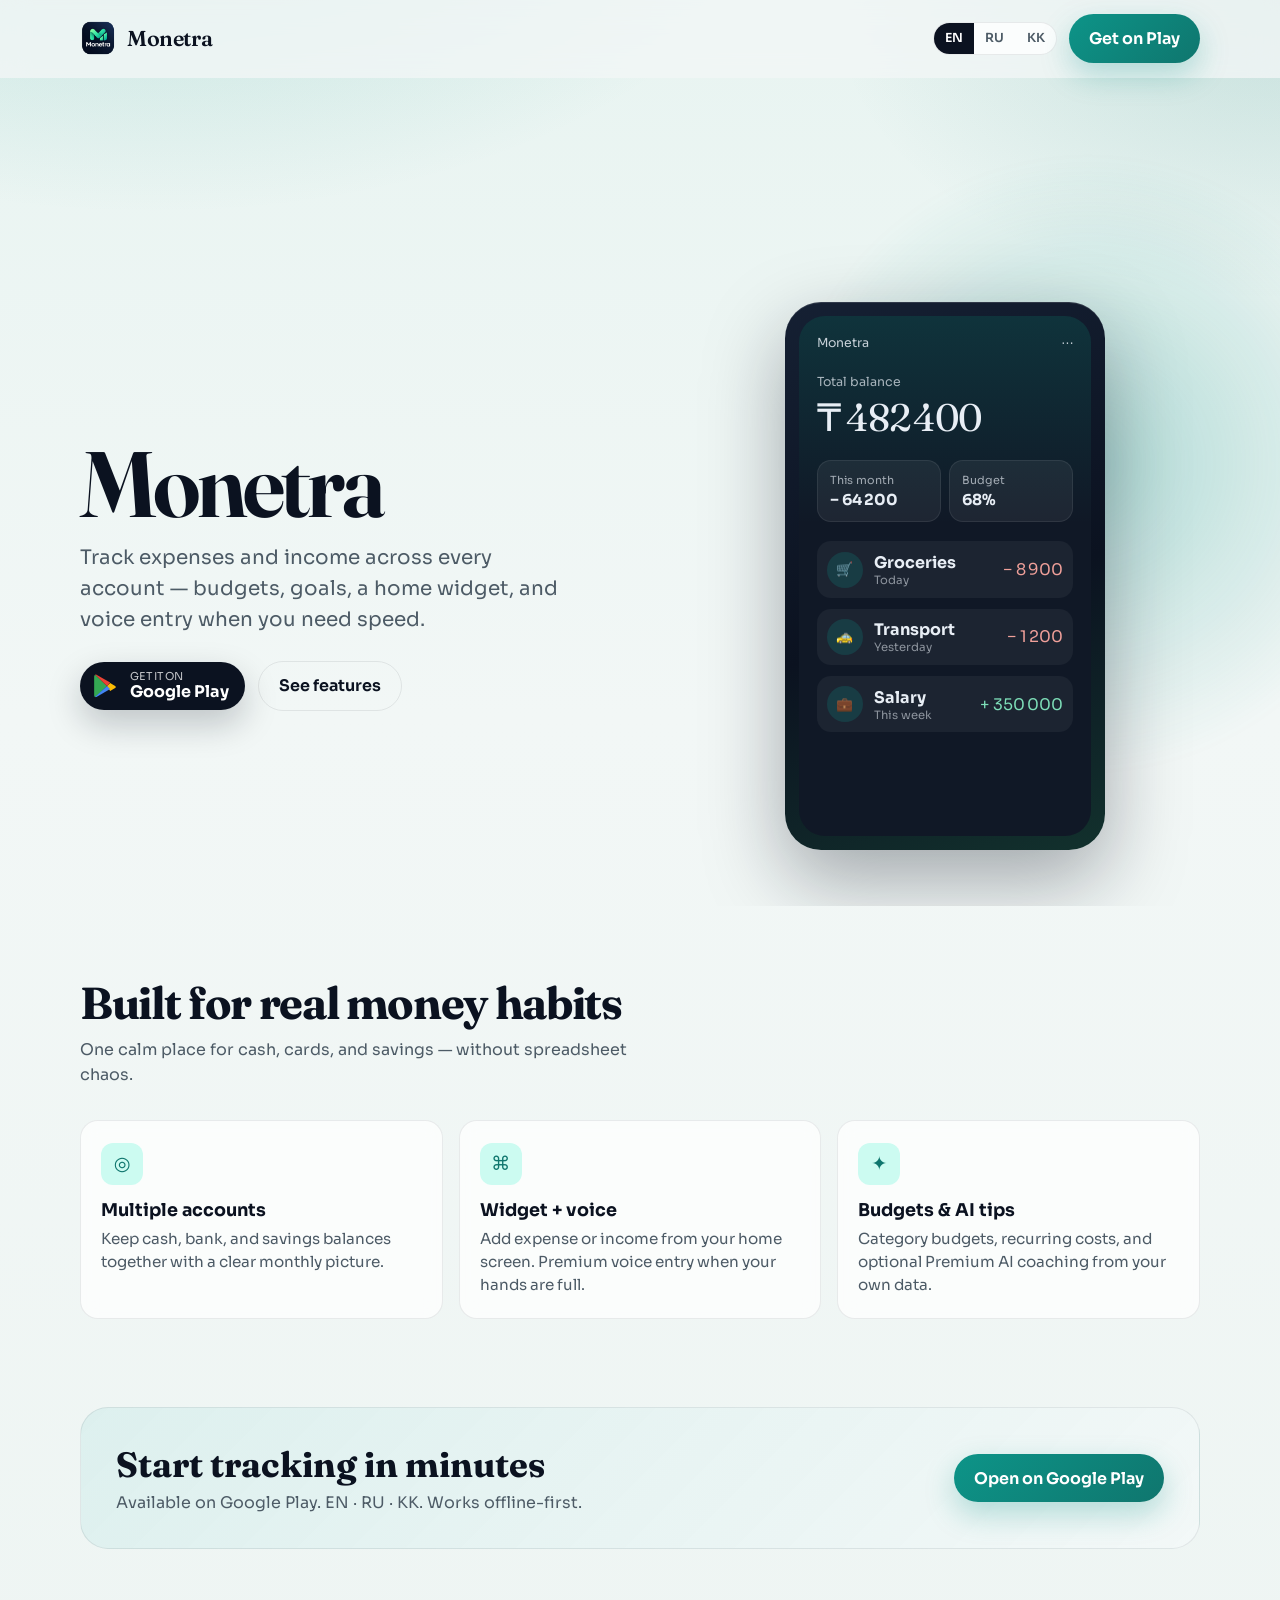
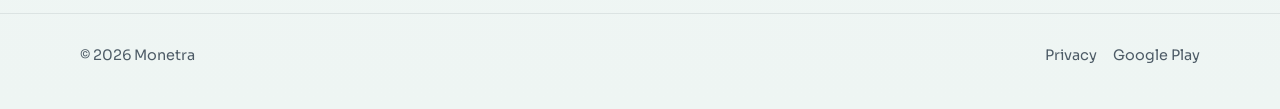
<file: index.html>
<!doctype html>
<html lang="en">
  <head>
    <meta charset="utf-8" />
    <meta name="viewport" content="width=device-width, initial-scale=1" />
    <title>Monetra — Your money. Your control.</title>
    <meta
      name="description"
      content="Monetra helps you track expenses, income, budgets and goals — with multi-account support, widgets, voice add, and optional Premium AI insights."
    />
    <meta property="og:title" content="Monetra — Your money. Your control." />
    <meta
      property="og:description"
      content="Track spending across accounts. Budgets, voice entry, home widget, and Premium AI coaching."
    />
    <meta property="og:type" content="website" />
    <link rel="icon" href="assets/icon.png" />
    <link rel="preconnect" href="https://fonts.googleapis.com" />
    <link rel="preconnect" href="https://fonts.gstatic.com" crossorigin />
    <link
      href="https://fonts.googleapis.com/css2?family=Fraunces:opsz,wght@9..144,500;9..144,650&family=Sora:wght@400;550;650&display=swap"
      rel="stylesheet"
    />
    <link rel="stylesheet" href="styles.css" />
  </head>
  <body>
    <header class="site-header" id="siteHeader">
      <div class="wrap nav">
        <a class="brand" href="./">
          <img src="assets/icon.png" alt="" width="36" height="36" />
          <span>Monetra</span>
        </a>
        <div class="nav-actions">
          <div class="lang" role="group" aria-label="Language">
            <button type="button" data-lang="en" aria-pressed="true">EN</button>
            <button type="button" data-lang="ru" aria-pressed="false">RU</button>
            <button type="button" data-lang="kk" aria-pressed="false">KK</button>
          </div>
          <a
            class="btn btn-primary"
            data-i18n="navCta"
            href="https://play.google.com/store/apps/details?id=com.monetra.monetra"
            target="_blank"
            rel="noopener"
            >Get on Play</a
          >
        </div>
      </div>
    </header>

    <main>
      <section class="hero">
        <div class="wrap hero-grid">
          <div class="hero-copy">
            <h1 class="hero-brand">Monetra</h1>
            <p class="hero-lead" data-i18n="heroLead">
              Track expenses and income across every account — budgets, goals,
              a home widget, and voice entry when you need speed.
            </p>
            <div class="cta-row">
              <a
                class="play-badge"
                href="https://play.google.com/store/apps/details?id=com.monetra.monetra"
                target="_blank"
                rel="noopener"
                aria-label="Get Monetra on Google Play"
              >
                <svg viewBox="0 0 24 24" aria-hidden="true">
                  <path
                    fill="#34A853"
                    d="M3.6 2.4 13.7 12 3.6 21.6c-.5-.3-.9-1-.9-1.7V4.1c0-.7.4-1.4.9-1.7z"
                  />
                  <path
                    fill="#FBBC04"
                    d="m13.7 12 2.7-2.6 4.3 2.5c.7.4.7 1.5 0 1.9l-4.3 2.5z"
                  />
                  <path
                    fill="#EA4335"
                    d="M13.7 12 3.6 2.4c.3-.2.7-.3 1.1-.1l11.7 6.8z"
                  />
                  <path
                    fill="#4285F4"
                    d="m13.7 12 2.7 2.6-11.7 6.8c-.4.2-.8.1-1.1-.1z"
                  />
                </svg>
                <span>
                  <small data-i18n="getItOn">GET IT ON</small>
                  <strong>Google Play</strong>
                </span>
              </a>
              <a class="btn btn-ghost" href="#features" data-i18n="seeFeatures"
                >See features</a
              >
            </div>
          </div>

          <div class="hero-visual" aria-hidden="true">
            <div class="phone">
              <div class="phone-screen">
                <div class="phone-top">
                  <span>Monetra</span>
                  <span>⋯</span>
                </div>
                <div class="balance-label" data-i18n="demoBalance">
                  Total balance
                </div>
                <div class="balance">₸ 482 400</div>
                <div class="chips">
                  <div class="chip">
                    <span data-i18n="demoMonth">This month</span>
                    <strong>− 64 200</strong>
                  </div>
                  <div class="chip">
                    <span data-i18n="demoBudget">Budget</span>
                    <strong>68%</strong>
                  </div>
                </div>
                <div class="rows">
                  <div class="row">
                    <div class="dot">🛒</div>
                    <div>
                      <strong data-i18n="demoGrocery">Groceries</strong>
                      <small data-i18n="demoToday">Today</small>
                    </div>
                    <div class="amount out">− 8 900</div>
                  </div>
                  <div class="row">
                    <div class="dot">🚕</div>
                    <div>
                      <strong data-i18n="demoTaxi">Transport</strong>
                      <small data-i18n="demoYday">Yesterday</small>
                    </div>
                    <div class="amount out">− 1 200</div>
                  </div>
                  <div class="row">
                    <div class="dot">💼</div>
                    <div>
                      <strong data-i18n="demoSalary">Salary</strong>
                      <small data-i18n="demoWeek">This week</small>
                    </div>
                    <div class="amount in">+ 350 000</div>
                  </div>
                </div>
              </div>
            </div>
          </div>
        </div>
      </section>

      <section class="section" id="features">
        <div class="wrap">
          <h2 data-i18n="featuresTitle">Built for real money habits</h2>
          <p class="sub" data-i18n="featuresSub">
            One calm place for cash, cards, and savings — without spreadsheet
            chaos.
          </p>
          <div class="feature-list">
            <article class="feature">
              <div class="mark">◎</div>
              <h3 data-i18n="f1Title">Multiple accounts</h3>
              <p data-i18n="f1Body">
                Keep cash, bank, and savings balances together with a clear
                monthly picture.
              </p>
            </article>
            <article class="feature">
              <div class="mark">⌘</div>
              <h3 data-i18n="f2Title">Widget + voice</h3>
              <p data-i18n="f2Body">
                Add expense or income from your home screen. Premium voice entry
                when your hands are full.
              </p>
            </article>
            <article class="feature">
              <div class="mark">✦</div>
              <h3 data-i18n="f3Title">Budgets & AI tips</h3>
              <p data-i18n="f3Body">
                Category budgets, recurring costs, and optional Premium AI
                coaching from your own data.
              </p>
            </article>
          </div>
        </div>
      </section>

      <section class="wrap">
        <div class="cta-band">
          <div>
            <h2 data-i18n="ctaTitle">Start tracking in minutes</h2>
            <p data-i18n="ctaBody">
              Available on Google Play. EN · RU · KK. Works offline-first.
            </p>
          </div>
          <a
            class="btn btn-primary"
            href="https://play.google.com/store/apps/details?id=com.monetra.monetra"
            target="_blank"
            rel="noopener"
            data-i18n="ctaButton"
            >Open on Google Play</a
          >
        </div>
      </section>
    </main>

    <footer class="site-footer">
      <div class="wrap footer-row">
        <div>© <span id="year"></span> Monetra</div>
        <div class="footer-links">
          <a href="privacy.html" data-i18n="privacy">Privacy</a>
          <a
            href="https://play.google.com/store/apps/details?id=com.monetra.monetra"
            target="_blank"
            rel="noopener"
            >Google Play</a
          >
        </div>
      </div>
    </footer>

    <script src="script.js"></script>
  </body>
</html>
</file>
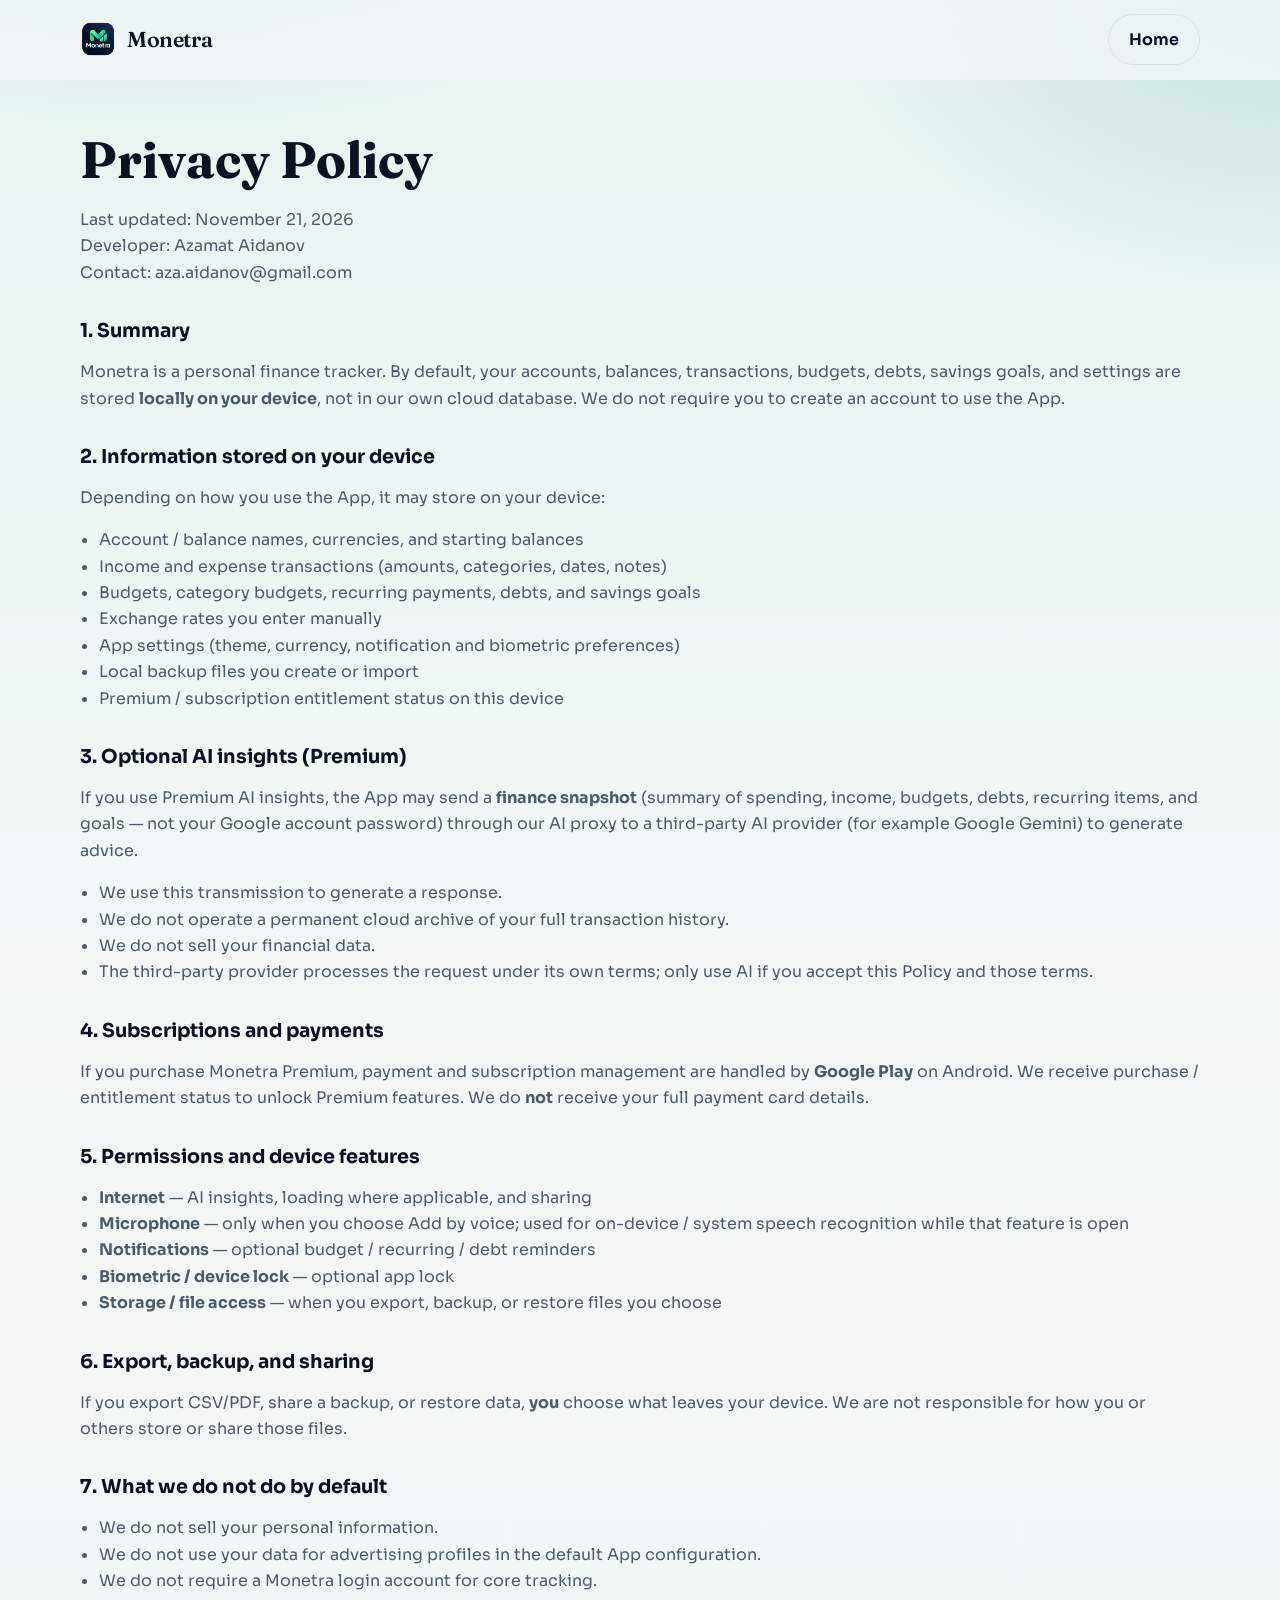
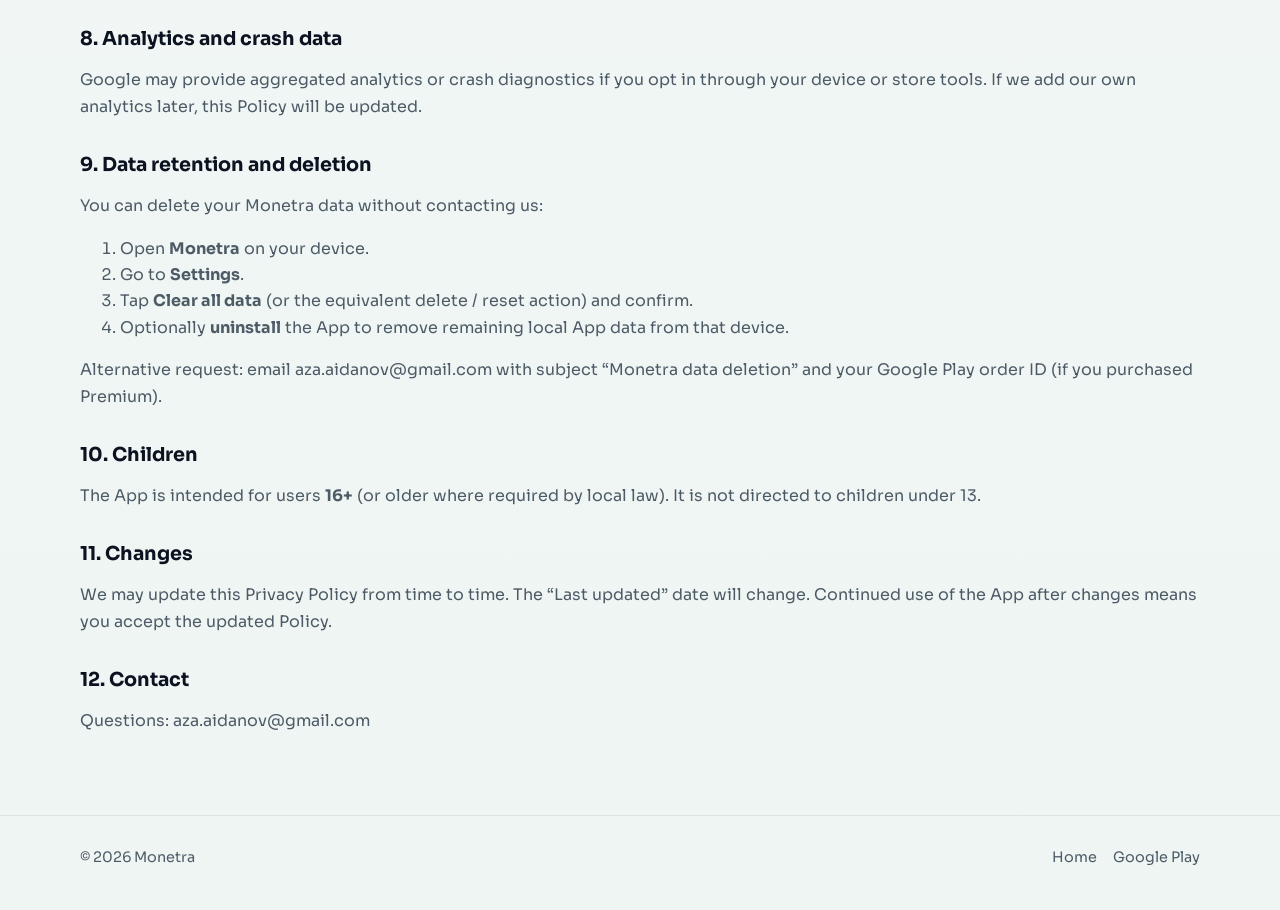
<file: privacy.html>
<!doctype html>
<html lang="en">
  <head>
    <meta charset="utf-8" />
    <meta name="viewport" content="width=device-width, initial-scale=1" />
    <title>Privacy Policy — Monetra</title>
    <meta
      name="description"
      content="Privacy Policy for Monetra, the personal finance tracker."
    />
    <link rel="icon" href="assets/icon.png" />
    <link rel="preconnect" href="https://fonts.googleapis.com" />
    <link rel="preconnect" href="https://fonts.gstatic.com" crossorigin />
    <link
      href="https://fonts.googleapis.com/css2?family=Fraunces:opsz,wght@9..144,500;9..144,650&family=Sora:wght@400;550;650&display=swap"
      rel="stylesheet"
    />
    <link rel="stylesheet" href="styles.css" />
  </head>
  <body>
    <header class="site-header">
      <div class="wrap nav">
        <a class="brand" href="./">
          <img src="assets/icon.png" alt="" width="36" height="36" />
          <span>Monetra</span>
        </a>
        <a class="btn btn-ghost" href="./">Home</a>
      </div>
    </header>

    <main class="wrap legal">
      <h1>Privacy Policy</h1>
      <p class="meta">
        Last updated: November 21, 2026<br />
        Developer: Azamat Aidanov<br />
        Contact:
        <a href="mailto:aza.aidanov@gmail.com">aza.aidanov@gmail.com</a>
      </p>

      <h2>1. Summary</h2>
      <p>
        Monetra is a personal finance tracker. By default, your accounts,
        balances, transactions, budgets, debts, savings goals, and settings are
        stored <strong>locally on your device</strong>, not in our own cloud
        database. We do not require you to create an account to use the App.
      </p>

      <h2>2. Information stored on your device</h2>
      <p>Depending on how you use the App, it may store on your device:</p>
      <ul>
        <li>Account / balance names, currencies, and starting balances</li>
        <li>
          Income and expense transactions (amounts, categories, dates, notes)
        </li>
        <li>
          Budgets, category budgets, recurring payments, debts, and savings
          goals
        </li>
        <li>Exchange rates you enter manually</li>
        <li>
          App settings (theme, currency, notification and biometric preferences)
        </li>
        <li>Local backup files you create or import</li>
        <li>Premium / subscription entitlement status on this device</li>
      </ul>

      <h2>3. Optional AI insights (Premium)</h2>
      <p>
        If you use Premium AI insights, the App may send a
        <strong>finance snapshot</strong> (summary of spending, income,
        budgets, debts, recurring items, and goals — not your Google account
        password) through our AI proxy to a third-party AI provider (for
        example Google Gemini) to generate advice.
      </p>
      <ul>
        <li>We use this transmission to generate a response.</li>
        <li>
          We do not operate a permanent cloud archive of your full transaction
          history.
        </li>
        <li>We do not sell your financial data.</li>
        <li>
          The third-party provider processes the request under its own terms;
          only use AI if you accept this Policy and those terms.
        </li>
      </ul>

      <h2>4. Subscriptions and payments</h2>
      <p>
        If you purchase Monetra Premium, payment and subscription management
        are handled by <strong>Google Play</strong> on Android. We receive
        purchase / entitlement status to unlock Premium features. We do
        <strong>not</strong> receive your full payment card details.
      </p>

      <h2>5. Permissions and device features</h2>
      <ul>
        <li>
          <strong>Internet</strong> — AI insights, loading where applicable,
          and sharing
        </li>
        <li>
          <strong>Microphone</strong> — only when you choose Add by voice;
          used for on-device / system speech recognition while that feature is
          open
        </li>
        <li>
          <strong>Notifications</strong> — optional budget / recurring / debt
          reminders
        </li>
        <li>
          <strong>Biometric / device lock</strong> — optional app lock
        </li>
        <li>
          <strong>Storage / file access</strong> — when you export, backup, or
          restore files you choose
        </li>
      </ul>

      <h2>6. Export, backup, and sharing</h2>
      <p>
        If you export CSV/PDF, share a backup, or restore data,
        <strong>you</strong> choose what leaves your device. We are not
        responsible for how you or others store or share those files.
      </p>

      <h2>7. What we do not do by default</h2>
      <ul>
        <li>We do not sell your personal information.</li>
        <li>
          We do not use your data for advertising profiles in the default App
          configuration.
        </li>
        <li>
          We do not require a Monetra login account for core tracking.
        </li>
      </ul>

      <h2>8. Analytics and crash data</h2>
      <p>
        Google may provide aggregated analytics or crash diagnostics if you opt
        in through your device or store tools. If we add our own analytics
        later, this Policy will be updated.
      </p>

      <h2>9. Data retention and deletion</h2>
      <p>You can delete your Monetra data without contacting us:</p>
      <ol>
        <li>Open <strong>Monetra</strong> on your device.</li>
        <li>Go to <strong>Settings</strong>.</li>
        <li>
          Tap <strong>Clear all data</strong> (or the equivalent delete /
          reset action) and confirm.
        </li>
        <li>
          Optionally <strong>uninstall</strong> the App to remove remaining
          local App data from that device.
        </li>
      </ol>
      <p>
        Alternative request: email
        <a href="mailto:aza.aidanov@gmail.com">aza.aidanov@gmail.com</a>
        with subject “Monetra data deletion” and your Google Play order ID (if
        you purchased Premium).
      </p>

      <h2>10. Children</h2>
      <p>
        The App is intended for users <strong>16+</strong> (or older where
        required by local law). It is not directed to children under 13.
      </p>

      <h2>11. Changes</h2>
      <p>
        We may update this Privacy Policy from time to time. The “Last updated”
        date will change. Continued use of the App after changes means you
        accept the updated Policy.
      </p>

      <h2>12. Contact</h2>
      <p>
        Questions:
        <a href="mailto:aza.aidanov@gmail.com">aza.aidanov@gmail.com</a>
      </p>
    </main>

    <footer class="site-footer">
      <div class="wrap footer-row">
        <div>© <span id="year"></span> Monetra</div>
        <div class="footer-links">
          <a href="./">Home</a>
          <a
            href="https://play.google.com/store/apps/details?id=com.monetra.monetra"
            target="_blank"
            rel="noopener"
            >Google Play</a
          >
        </div>
      </div>
    </footer>
    <script>
      document.getElementById("year").textContent = String(
        new Date().getFullYear(),
      );
    </script>
  </body>
</html>
</file>
<file: styles.css>
:root {
  --bg: #f2f7f6;
  --ink: #0b1220;
  --muted: #4d5b66;
  --accent: #0d9488;
  --accent-deep: #0f766e;
  --accent-soft: #ccfbf1;
  --surface: rgba(255, 255, 255, 0.72);
  --line: rgba(11, 18, 32, 0.08);
  --glow: rgba(13, 148, 136, 0.28);
  --radius: 18px;
  --font-display: "Fraunces", "Iowan Old Style", Georgia, serif;
  --font-body: "Sora", "Avenir Next", system-ui, sans-serif;
}

*,
*::before,
*::after {
  box-sizing: border-box;
}

html {
  scroll-behavior: smooth;
}

body {
  margin: 0;
  color: var(--ink);
  font-family: var(--font-body);
  background:
    radial-gradient(1200px 700px at 12% -10%, rgba(13, 148, 136, 0.22), transparent 55%),
    radial-gradient(900px 600px at 100% 0%, rgba(15, 118, 110, 0.16), transparent 50%),
    linear-gradient(180deg, #e8f4f1 0%, var(--bg) 42%, #eef5f3 100%);
  min-height: 100vh;
}

a {
  color: inherit;
  text-decoration: none;
}

img {
  max-width: 100%;
  display: block;
}

.wrap {
  width: min(1120px, calc(100% - 2.5rem));
  margin-inline: auto;
}

.site-header {
  position: sticky;
  top: 0;
  z-index: 20;
  backdrop-filter: blur(14px);
  background: rgba(242, 247, 246, 0.78);
  border-bottom: 1px solid transparent;
  transition: border-color 0.2s ease;
}

.site-header.is-scrolled {
  border-bottom-color: var(--line);
}

.nav {
  display: flex;
  align-items: center;
  justify-content: space-between;
  padding: 0.9rem 0;
  gap: 1rem;
}

.brand {
  display: inline-flex;
  align-items: center;
  gap: 0.7rem;
  font-family: var(--font-display);
  font-weight: 600;
  font-size: 1.35rem;
  letter-spacing: -0.02em;
}

.brand img {
  width: 36px;
  height: 36px;
  border-radius: 10px;
}

.nav-actions {
  display: flex;
  align-items: center;
  gap: 0.75rem;
}

.lang {
  display: inline-flex;
  border: 1px solid var(--line);
  border-radius: 999px;
  overflow: hidden;
  background: var(--surface);
}

.lang button {
  border: 0;
  background: transparent;
  color: var(--muted);
  font: inherit;
  font-size: 0.78rem;
  font-weight: 600;
  padding: 0.45rem 0.7rem;
  cursor: pointer;
}

.lang button[aria-pressed="true"] {
  background: var(--ink);
  color: #fff;
}

.btn {
  display: inline-flex;
  align-items: center;
  justify-content: center;
  gap: 0.55rem;
  border-radius: 999px;
  border: 0;
  font: inherit;
  font-weight: 650;
  padding: 0.85rem 1.25rem;
  cursor: pointer;
  transition: transform 0.2s ease, box-shadow 0.2s ease, background 0.2s ease;
}

.btn:hover {
  transform: translateY(-1px);
}

.btn-primary {
  background: linear-gradient(135deg, var(--accent) 0%, var(--accent-deep) 100%);
  color: #fff;
  box-shadow: 0 12px 30px var(--glow);
}

.btn-ghost {
  background: transparent;
  color: var(--ink);
  border: 1px solid var(--line);
}

.hero {
  position: relative;
  min-height: min(92vh, 920px);
  display: grid;
  align-items: end;
  overflow: hidden;
  padding: 2.5rem 0 3.5rem;
}

.hero::before {
  content: "";
  position: absolute;
  inset: 8% -10% auto auto;
  width: min(56vw, 640px);
  height: min(56vw, 640px);
  border-radius: 50%;
  background: radial-gradient(circle, rgba(13, 148, 136, 0.28), transparent 68%);
  filter: blur(8px);
  pointer-events: none;
  animation: drift 10s ease-in-out infinite alternate;
}

.hero-grid {
  position: relative;
  z-index: 1;
  display: grid;
  gap: 2.5rem;
  align-items: center;
}

@media (min-width: 900px) {
  .hero-grid {
    grid-template-columns: 1.05fr 0.95fr;
    gap: 3rem;
  }
}

.hero-copy {
  max-width: 34rem;
}

.eyebrow {
  display: none;
}

.hero-brand {
  margin: 0 0 1rem;
  font-family: var(--font-display);
  font-size: clamp(3.4rem, 9vw, 5.8rem);
  line-height: 0.92;
  letter-spacing: -0.04em;
  font-weight: 650;
}

.hero-lead {
  margin: 0 0 1.6rem;
  color: var(--muted);
  font-size: clamp(1.05rem, 2.2vw, 1.25rem);
  line-height: 1.55;
  max-width: 30rem;
}

.cta-row {
  display: flex;
  flex-wrap: wrap;
  gap: 0.8rem;
  align-items: center;
}

.play-badge {
  display: inline-flex;
  align-items: center;
  gap: 0.7rem;
  padding: 0.55rem 1rem 0.55rem 0.7rem;
  border-radius: 999px;
  background: var(--ink);
  color: #fff;
  box-shadow: 0 14px 34px rgba(11, 18, 32, 0.22);
}

.play-badge svg {
  width: 28px;
  height: 28px;
}

.play-badge small {
  display: block;
  font-size: 0.68rem;
  opacity: 0.75;
  line-height: 1.1;
}

.play-badge strong {
  display: block;
  font-size: 1rem;
  line-height: 1.1;
}

.hero-visual {
  position: relative;
  min-height: 420px;
}

.phone {
  width: min(100%, 320px);
  margin-inline: auto;
  border-radius: 36px;
  padding: 14px;
  background: linear-gradient(160deg, #152033, #0b1220 55%, #12312d);
  box-shadow:
    0 30px 80px rgba(11, 18, 32, 0.35),
    inset 0 1px 0 rgba(255, 255, 255, 0.12);
  animation: rise 0.9s ease both;
}

.phone-screen {
  border-radius: 26px;
  overflow: hidden;
  background:
    linear-gradient(180deg, rgba(13, 148, 136, 0.22), transparent 40%),
    #101826;
  color: #e8eef5;
  min-height: 520px;
  padding: 1.2rem 1.1rem 1.4rem;
}

.phone-top {
  display: flex;
  justify-content: space-between;
  align-items: center;
  margin-bottom: 1.4rem;
  opacity: 0.85;
  font-size: 0.78rem;
}

.balance-label {
  font-size: 0.78rem;
  opacity: 0.7;
}

.balance {
  margin: 0.2rem 0 1.2rem;
  font-family: var(--font-display);
  font-size: 2.4rem;
  letter-spacing: -0.03em;
}

.chips {
  display: flex;
  gap: 0.5rem;
  margin-bottom: 1.2rem;
}

.chip {
  flex: 1;
  border-radius: 14px;
  padding: 0.75rem;
  background: rgba(255, 255, 255, 0.06);
  border: 1px solid rgba(255, 255, 255, 0.08);
}

.chip span {
  display: block;
  font-size: 0.7rem;
  opacity: 0.65;
}

.chip strong {
  display: block;
  margin-top: 0.2rem;
  font-size: 0.95rem;
}

.rows {
  display: grid;
  gap: 0.65rem;
}

.row {
  display: grid;
  grid-template-columns: 36px 1fr auto;
  gap: 0.7rem;
  align-items: center;
  padding: 0.65rem;
  border-radius: 14px;
  background: rgba(255, 255, 255, 0.05);
}

.dot {
  width: 36px;
  height: 36px;
  border-radius: 50%;
  display: grid;
  place-items: center;
  font-size: 0.85rem;
  background: rgba(13, 148, 136, 0.22);
}

.row small {
  display: block;
  opacity: 0.55;
  font-size: 0.72rem;
}

.amount.out {
  color: #f0a09a;
}

.amount.in {
  color: #7ddeb8;
}

.section {
  padding: 4.5rem 0;
}

.section h2 {
  margin: 0 0 0.7rem;
  font-family: var(--font-display);
  font-size: clamp(2rem, 4vw, 2.8rem);
  letter-spacing: -0.03em;
  line-height: 1.1;
}

.section .sub {
  margin: 0 0 2rem;
  color: var(--muted);
  max-width: 36rem;
  line-height: 1.55;
}

.feature-list {
  display: grid;
  gap: 1rem;
}

@media (min-width: 800px) {
  .feature-list {
    grid-template-columns: repeat(3, 1fr);
  }
}

.feature {
  padding: 1.35rem 1.25rem;
  border-radius: var(--radius);
  background: var(--surface);
  border: 1px solid var(--line);
  backdrop-filter: blur(8px);
  animation: fade-up 0.7s ease both;
}

.feature:nth-child(2) {
  animation-delay: 0.08s;
}

.feature:nth-child(3) {
  animation-delay: 0.16s;
}

.feature h3 {
  margin: 0 0 0.45rem;
  font-size: 1.1rem;
}

.feature p {
  margin: 0;
  color: var(--muted);
  line-height: 1.5;
  font-size: 0.95rem;
}

.feature .mark {
  width: 42px;
  height: 42px;
  border-radius: 12px;
  display: grid;
  place-items: center;
  margin-bottom: 0.9rem;
  background: var(--accent-soft);
  color: var(--accent-deep);
  font-size: 1.2rem;
}

.cta-band {
  margin: 1rem 0 4rem;
  padding: 2.2rem;
  border-radius: 28px;
  background:
    linear-gradient(135deg, rgba(13, 148, 136, 0.14), rgba(15, 118, 110, 0.05)),
    #fff;
  border: 1px solid var(--line);
  display: grid;
  gap: 1rem;
  align-items: center;
}

@media (min-width: 760px) {
  .cta-band {
    grid-template-columns: 1fr auto;
  }
}

.cta-band h2 {
  margin: 0 0 0.35rem;
  font-family: var(--font-display);
  font-size: clamp(1.7rem, 3vw, 2.2rem);
}

.cta-band p {
  margin: 0;
  color: var(--muted);
}

.site-footer {
  padding: 2rem 0 2.8rem;
  border-top: 1px solid var(--line);
  color: var(--muted);
  font-size: 0.9rem;
}

.footer-row {
  display: flex;
  flex-wrap: wrap;
  gap: 1rem;
  justify-content: space-between;
  align-items: center;
}

.footer-links {
  display: flex;
  gap: 1rem;
}

.footer-links a:hover {
  color: var(--accent-deep);
}

.legal {
  padding: 3rem 0 4rem;
}

.legal h1 {
  font-family: var(--font-display);
  font-size: clamp(2.2rem, 5vw, 3.2rem);
  margin: 0 0 0.5rem;
}

.legal .meta {
  color: var(--muted);
  margin-bottom: 2rem;
}

.legal h2 {
  margin: 2rem 0 0.6rem;
  font-size: 1.2rem;
}

.legal p,
.legal li {
  color: var(--muted);
  line-height: 1.65;
}

.legal ul {
  padding-left: 1.2rem;
}

[hidden] {
  display: none !important;
}

@keyframes drift {
  from {
    transform: translate3d(0, 0, 0) scale(1);
  }
  to {
    transform: translate3d(-24px, 18px, 0) scale(1.06);
  }
}

@keyframes rise {
  from {
    opacity: 0;
    transform: translateY(28px) scale(0.98);
  }
  to {
    opacity: 1;
    transform: translateY(0) scale(1);
  }
}

@keyframes fade-up {
  from {
    opacity: 0;
    transform: translateY(16px);
  }
  to {
    opacity: 1;
    transform: translateY(0);
  }
}

@media (prefers-reduced-motion: reduce) {
  *,
  *::before,
  *::after {
    animation: none !important;
    transition: none !important;
  }
}
</file>
